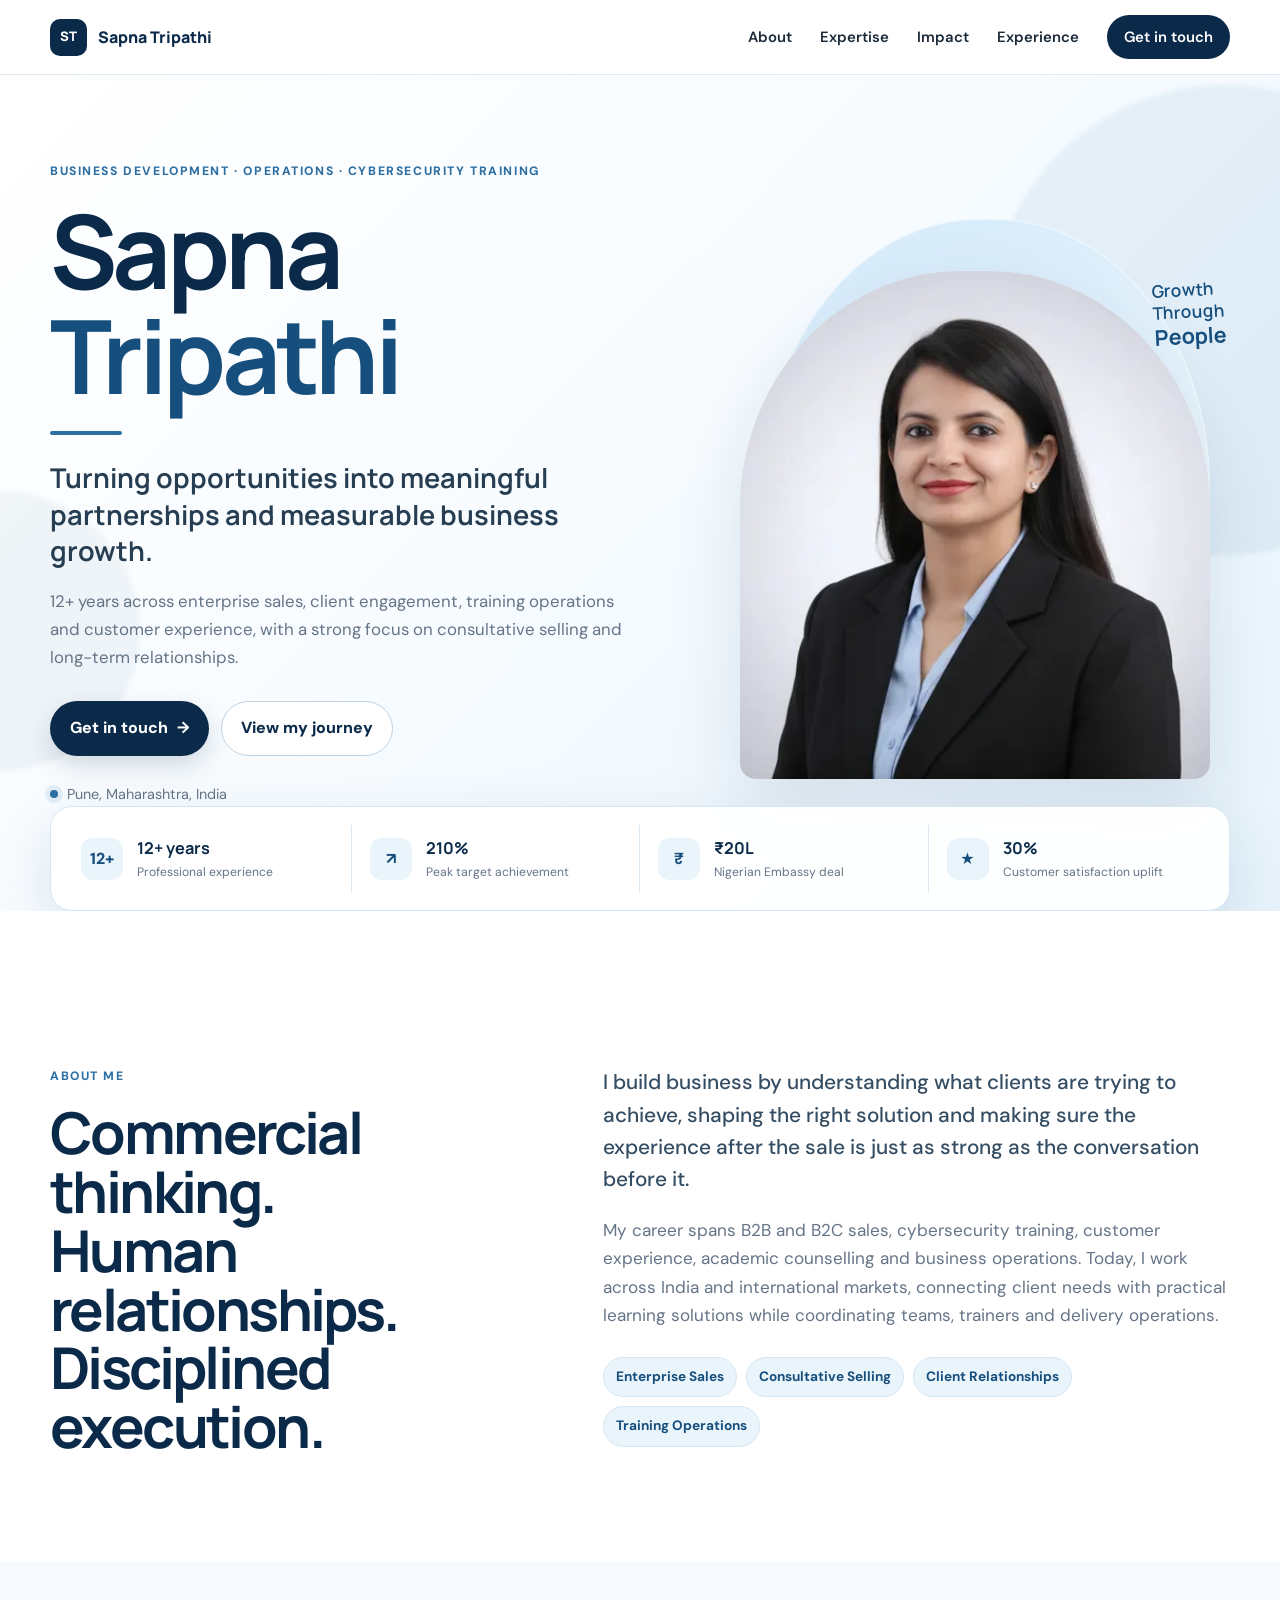
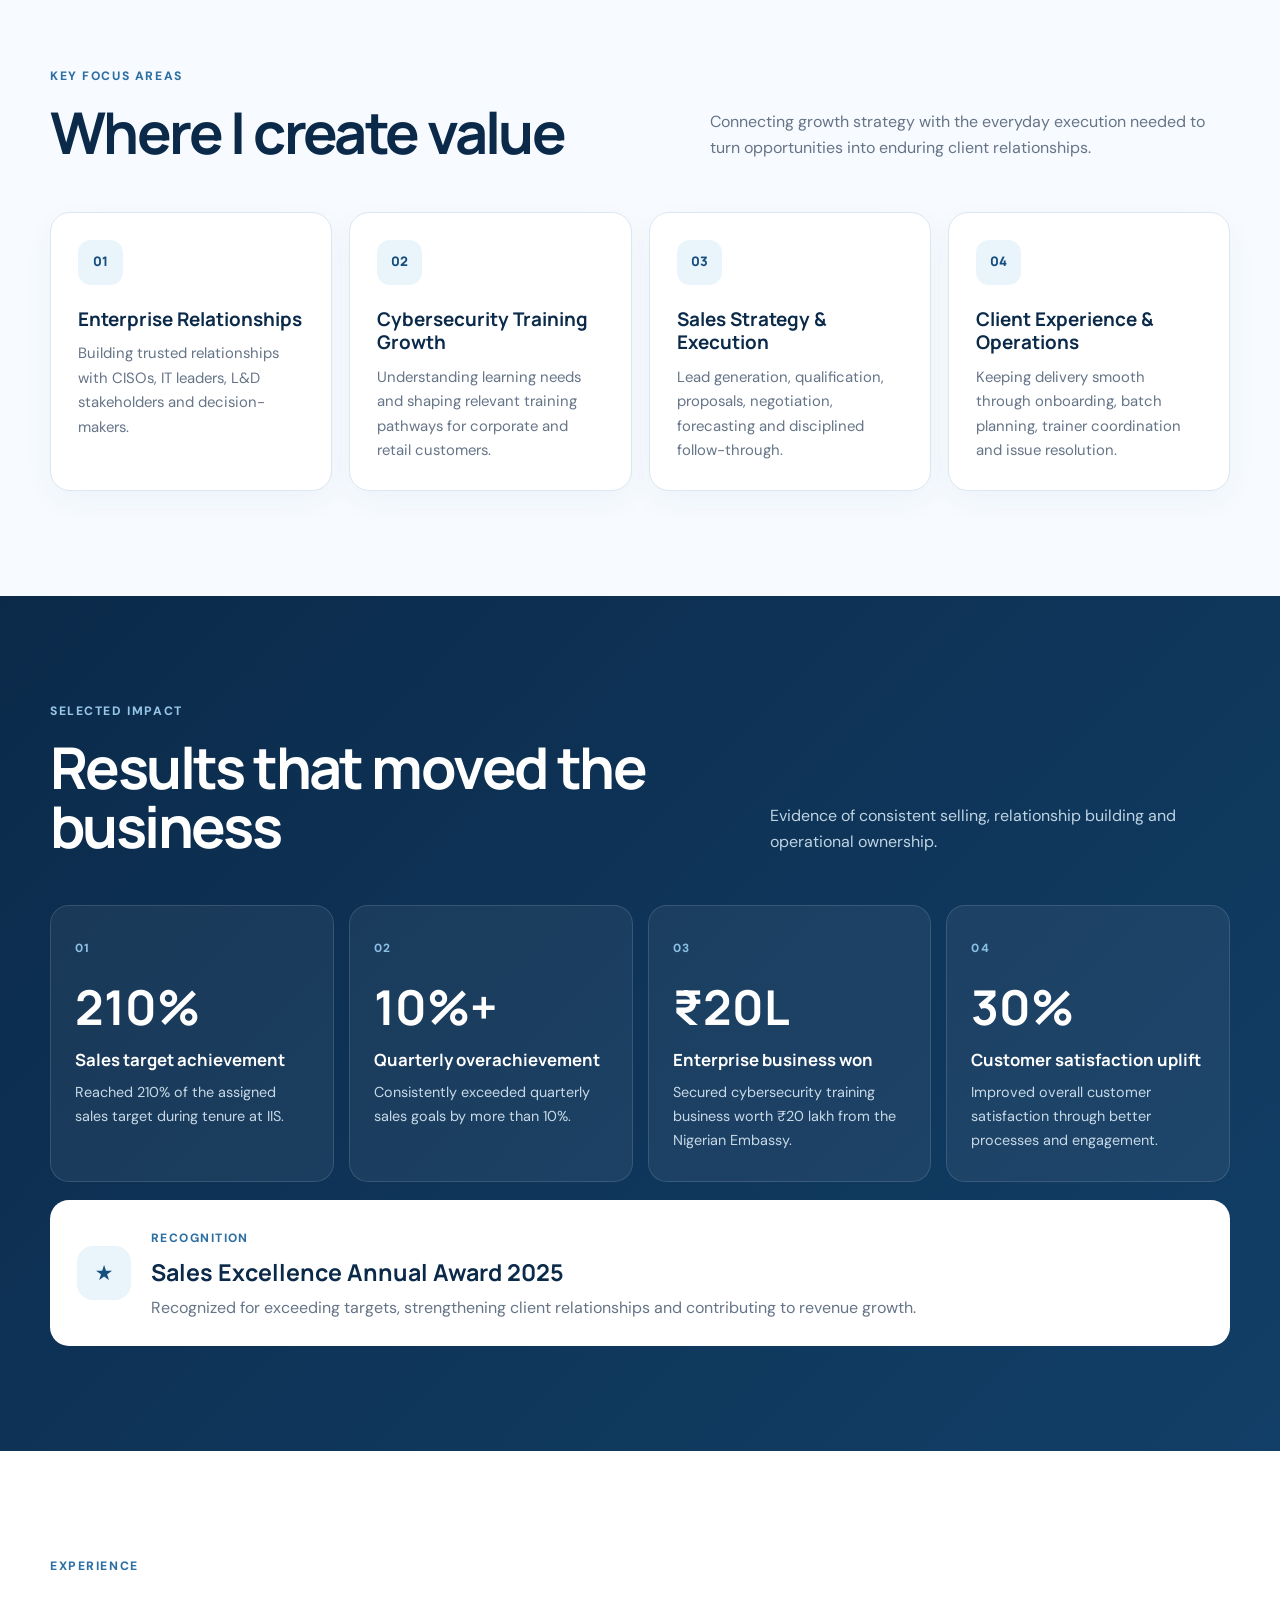
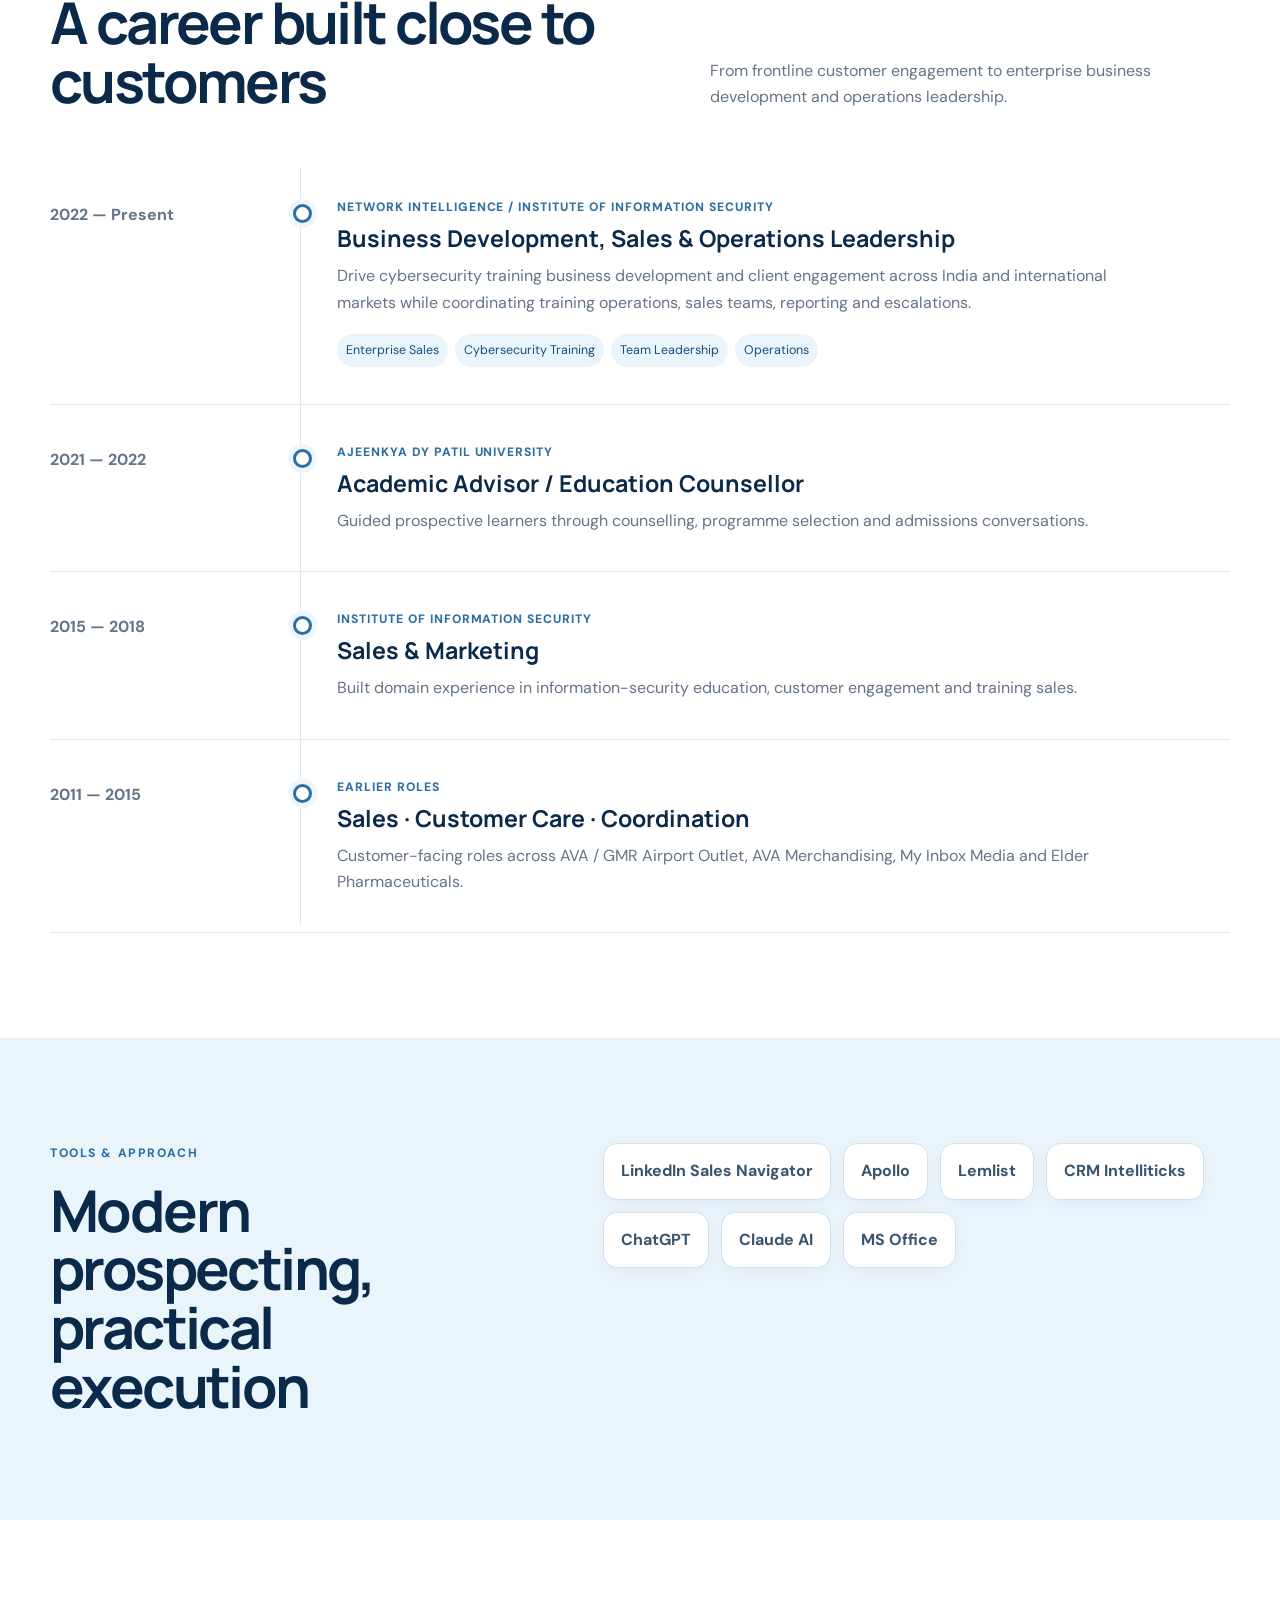
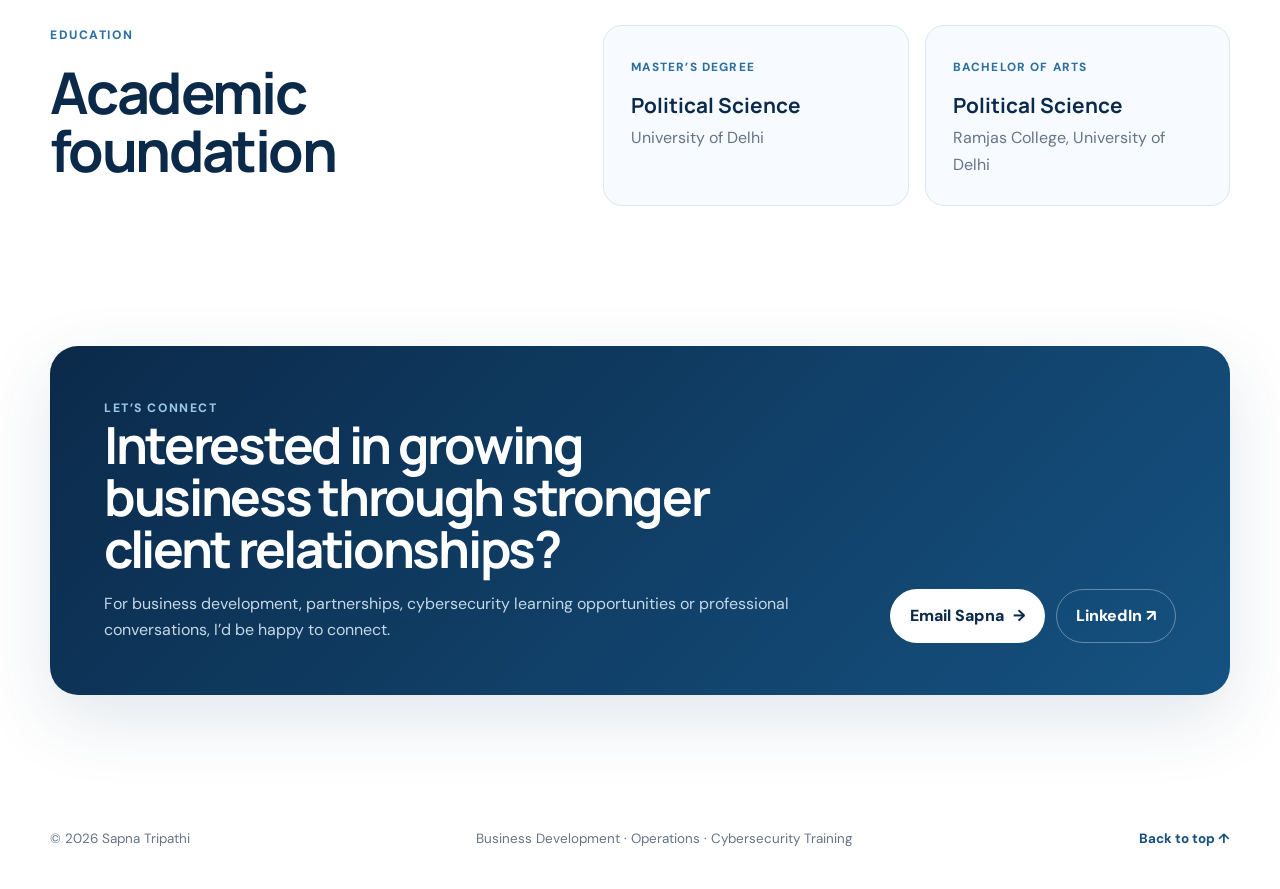
<file: index.html>
<!doctype html>
<html lang="en">
<head>
  <meta charset="utf-8">
  <meta name="viewport" content="width=device-width, initial-scale=1">
  <title>Sapna Tripathi | Business Development & Operations</title>
  <meta name="description" content="Sapna Tripathi is a Business Development and Operations leader with 12+ years of experience across cybersecurity training, enterprise sales, client relationships and operations.">
  <meta name="theme-color" content="#0b2a4a">
  <meta property="og:title" content="Sapna Tripathi | Business Development & Operations">
  <meta property="og:description" content="Business development, cybersecurity training, enterprise relationships and operations leadership.">
  <meta property="og:type" content="website">
  <link rel="preconnect" href="https://fonts.googleapis.com">
  <link rel="preconnect" href="https://fonts.gstatic.com" crossorigin>
  <link href="https://fonts.googleapis.com/css2?family=DM+Sans:wght@400;500;600;700&family=Manrope:wght@500;600;700;800&display=swap" rel="stylesheet">
  <link rel="stylesheet" href="styles.css">
  <script type="application/ld+json">
  {
    "@context":"https://schema.org",
    "@type":"Person",
    "name":"Sapna Tripathi",
    "jobTitle":"Business Development and Operations Leader",
    "address":{"@type":"PostalAddress","addressLocality":"Pune","addressRegion":"Maharashtra","addressCountry":"IN"},
    "email":"mailto:sapna15sep@gmail.com",
    "sameAs":["https://www.linkedin.com/in/sapna-tripathi-58500759/"]
  }
  </script>
</head>
<body>
  <a class="skip-link" href="#main">Skip to content</a>

  <header class="site-header" id="top">
    <div class="container nav-wrap">
      <a class="brand" href="#top" aria-label="Sapna Tripathi home">
        <span class="brand-mark">ST</span>
        <span>Sapna Tripathi</span>
      </a>

      <button class="nav-toggle" type="button" aria-expanded="false" aria-controls="primary-nav" aria-label="Open navigation">
        <span></span><span></span><span></span>
      </button>

      <nav class="primary-nav" id="primary-nav" aria-label="Primary navigation">
        <a href="#about">About</a>
        <a href="#focus">Expertise</a>
        <a href="#impact">Impact</a>
        <a href="#experience">Experience</a>
        <a class="nav-cta" href="#contact">Get in touch</a>
      </nav>
    </div>
  </header>

  <main id="main">
    <section class="hero">
      <div class="hero-orb hero-orb-one"></div>
      <div class="hero-orb hero-orb-two"></div>

      <div class="container hero-grid">
        <div class="hero-copy reveal">
          <p class="eyebrow">Business Development · Operations · Cybersecurity Training</p>
          <h1>Sapna<br><span>Tripathi</span></h1>
          <div class="headline-rule"></div>
          <p class="hero-tagline">Turning opportunities into meaningful partnerships and measurable business growth.</p>
          <p class="hero-summary">12+ years across enterprise sales, client engagement, training operations and customer experience, with a strong focus on consultative selling and long-term relationships.</p>

          <div class="hero-actions">
            <a class="button button-primary" href="#contact">Get in touch <span>→</span></a>
            <a class="button button-secondary" href="#experience">View my journey</a>
          </div>

          <div class="hero-note">
            <span class="note-dot"></span>
            <span>Pune, Maharashtra, India</span>
          </div>
        </div>

        <div class="hero-portrait-wrap reveal">
          <div class="portrait-backdrop"></div>
          <div class="portrait-frame">
            <img src="assets/sapna-portrait.webp" alt="Sapna Tripathi" class="portrait">
          </div>
          <div class="portrait-caption">
            <span>Growth</span>
            <span>Through</span>
            <strong>People</strong>
          </div>
        </div>
      </div>

      <div class="container">
        <div class="stats-panel reveal" aria-label="Career highlights">
          <div class="stat">
            <span class="stat-icon">12+</span>
            <div><strong>12+ years</strong><small>Professional experience</small></div>
          </div>
          <div class="stat">
            <span class="stat-icon">↗</span>
            <div><strong>210%</strong><small>Peak target achievement</small></div>
          </div>
          <div class="stat">
            <span class="stat-icon">₹</span>
            <div><strong>₹20L</strong><small>Nigerian Embassy deal</small></div>
          </div>
          <div class="stat">
            <span class="stat-icon">★</span>
            <div><strong>30%</strong><small>Customer satisfaction uplift</small></div>
          </div>
        </div>
      </div>
    </section>

    <section class="section about-section" id="about">
      <div class="container about-grid">
        <div class="section-intro reveal">
          <p class="eyebrow">About me</p>
          <h2>Commercial thinking.<br>Human relationships.<br>Disciplined execution.</h2>
        </div>
        <div class="about-copy reveal">
          <p class="lead">I build business by understanding what clients are trying to achieve, shaping the right solution and making sure the experience after the sale is just as strong as the conversation before it.</p>
          <p>My career spans B2B and B2C sales, cybersecurity training, customer experience, academic counselling and business operations. Today, I work across India and international markets, connecting client needs with practical learning solutions while coordinating teams, trainers and delivery operations.</p>
          <div class="mini-facts">
            <span>Enterprise Sales</span>
            <span>Consultative Selling</span>
            <span>Client Relationships</span>
            <span>Training Operations</span>
          </div>
        </div>
      </div>
    </section>

    <section class="section focus-section" id="focus">
      <div class="container">
        <div class="section-heading reveal">
          <div>
            <p class="eyebrow">Key focus areas</p>
            <h2>Where I create value</h2>
          </div>
          <p>Connecting growth strategy with the everyday execution needed to turn opportunities into enduring client relationships.</p>
        </div>

        <div class="focus-grid">
          <article class="focus-card reveal">
            <div class="focus-icon">01</div>
            <h3>Enterprise Relationships</h3>
            <p>Building trusted relationships with CISOs, IT leaders, L&D stakeholders and decision-makers.</p>
          </article>
          <article class="focus-card reveal">
            <div class="focus-icon">02</div>
            <h3>Cybersecurity Training Growth</h3>
            <p>Understanding learning needs and shaping relevant training pathways for corporate and retail customers.</p>
          </article>
          <article class="focus-card reveal">
            <div class="focus-icon">03</div>
            <h3>Sales Strategy & Execution</h3>
            <p>Lead generation, qualification, proposals, negotiation, forecasting and disciplined follow-through.</p>
          </article>
          <article class="focus-card reveal">
            <div class="focus-icon">04</div>
            <h3>Client Experience & Operations</h3>
            <p>Keeping delivery smooth through onboarding, batch planning, trainer coordination and issue resolution.</p>
          </article>
        </div>
      </div>
    </section>

    <section class="section impact-section" id="impact">
      <div class="container">
        <div class="section-heading impact-heading reveal">
          <div>
            <p class="eyebrow">Selected impact</p>
            <h2>Results that moved the business</h2>
          </div>
          <p>Evidence of consistent selling, relationship building and operational ownership.</p>
        </div>

        <div class="impact-grid">
          <article class="impact-card reveal">
            <span>01</span>
            <strong>210%</strong>
            <h3>Sales target achievement</h3>
            <p>Reached 210% of the assigned sales target during tenure at IIS.</p>
          </article>
          <article class="impact-card reveal">
            <span>02</span>
            <strong>10%+</strong>
            <h3>Quarterly overachievement</h3>
            <p>Consistently exceeded quarterly sales goals by more than 10%.</p>
          </article>
          <article class="impact-card reveal">
            <span>03</span>
            <strong>₹20L</strong>
            <h3>Enterprise business won</h3>
            <p>Secured cybersecurity training business worth ₹20 lakh from the Nigerian Embassy.</p>
          </article>
          <article class="impact-card reveal">
            <span>04</span>
            <strong>30%</strong>
            <h3>Customer satisfaction uplift</h3>
            <p>Improved overall customer satisfaction through better processes and engagement.</p>
          </article>
        </div>

        <div class="award-banner reveal">
          <div class="award-icon">★</div>
          <div>
            <span>Recognition</span>
            <h3>Sales Excellence Annual Award 2025</h3>
            <p>Recognized for exceeding targets, strengthening client relationships and contributing to revenue growth.</p>
          </div>
        </div>
      </div>
    </section>

    <section class="section experience-section" id="experience">
      <div class="container">
        <div class="section-heading reveal">
          <div>
            <p class="eyebrow">Experience</p>
            <h2>A career built close to customers</h2>
          </div>
          <p>From frontline customer engagement to enterprise business development and operations leadership.</p>
        </div>

        <div class="timeline">
          <article class="timeline-item reveal">
            <div class="timeline-date">2022 — Present</div>
            <div class="timeline-dot"></div>
            <div class="timeline-body">
              <p class="company">Network Intelligence / Institute of Information Security</p>
              <h3>Business Development, Sales & Operations Leadership</h3>
              <p>Drive cybersecurity training business development and client engagement across India and international markets while coordinating training operations, sales teams, reporting and escalations.</p>
              <div class="timeline-tags">
                <span>Enterprise Sales</span><span>Cybersecurity Training</span><span>Team Leadership</span><span>Operations</span>
              </div>
            </div>
          </article>

          <article class="timeline-item reveal">
            <div class="timeline-date">2021 — 2022</div>
            <div class="timeline-dot"></div>
            <div class="timeline-body">
              <p class="company">Ajeenkya DY Patil University</p>
              <h3>Academic Advisor / Education Counsellor</h3>
              <p>Guided prospective learners through counselling, programme selection and admissions conversations.</p>
            </div>
          </article>

          <article class="timeline-item reveal">
            <div class="timeline-date">2015 — 2018</div>
            <div class="timeline-dot"></div>
            <div class="timeline-body">
              <p class="company">Institute of Information Security</p>
              <h3>Sales & Marketing</h3>
              <p>Built domain experience in information-security education, customer engagement and training sales.</p>
            </div>
          </article>

          <article class="timeline-item reveal">
            <div class="timeline-date">2011 — 2015</div>
            <div class="timeline-dot"></div>
            <div class="timeline-body">
              <p class="company">Earlier roles</p>
              <h3>Sales · Customer Care · Coordination</h3>
              <p>Customer-facing roles across AVA / GMR Airport Outlet, AVA Merchandising, My Inbox Media and Elder Pharmaceuticals.</p>
            </div>
          </article>
        </div>
      </div>
    </section>

    <section class="section toolkit-section">
      <div class="container toolkit-grid">
        <div class="section-intro reveal">
          <p class="eyebrow">Tools & approach</p>
          <h2>Modern prospecting, practical execution</h2>
        </div>
        <div class="tool-list reveal">
          <span>LinkedIn Sales Navigator</span>
          <span>Apollo</span>
          <span>Lemlist</span>
          <span>CRM Intelliticks</span>
          <span>ChatGPT</span>
          <span>Claude AI</span>
          <span>MS Office</span>
        </div>
      </div>
    </section>

    <section class="section education-section">
      <div class="container education-grid">
        <div class="section-intro reveal">
          <p class="eyebrow">Education</p>
          <h2>Academic foundation</h2>
        </div>
        <div class="education-cards reveal">
          <article>
            <span>Master’s Degree</span>
            <h3>Political Science</h3>
            <p>University of Delhi</p>
          </article>
          <article>
            <span>Bachelor of Arts</span>
            <h3>Political Science</h3>
            <p>Ramjas College, University of Delhi</p>
          </article>
        </div>
      </div>
    </section>

    <section class="section contact-section" id="contact">
      <div class="container contact-panel reveal">
        <div>
          <p class="eyebrow">Let’s connect</p>
          <h2>Interested in growing business through stronger client relationships?</h2>
          <p>For business development, partnerships, cybersecurity learning opportunities or professional conversations, I’d be happy to connect.</p>
        </div>
        <div class="contact-actions">
          <a class="button button-light" href="mailto:sapna15sep@gmail.com">Email Sapna <span>→</span></a>
          <a class="button button-outline-light" href="https://www.linkedin.com/in/sapna-tripathi-58500759/" target="_blank" rel="noopener noreferrer">LinkedIn ↗</a>
        </div>
      </div>
    </section>
  </main>

  <footer class="site-footer">
    <div class="container footer-inner">
      <p>© <span id="year"></span> Sapna Tripathi</p>
      <p>Business Development · Operations · Cybersecurity Training</p>
      <a href="#top">Back to top ↑</a>
    </div>
  </footer>

  <script src="script.js"></script>
</body>
</html>
</file>
<file: styles.css>
:root{
  --navy:#0b2a4a;
  --blue:#164f7d;
  --blue-2:#2d6fa3;
  --sky:#eaf4fb;
  --sky-2:#dceefa;
  --ice:#f7fbff;
  --white:#ffffff;
  --text:#1b2a39;
  --muted:#657487;
  --line:#dbe7f1;
  --shadow:0 24px 70px rgba(25,73,110,.13);
  --max:1180px
}
*{box-sizing:border-box}
html{scroll-behavior:smooth}
body{margin:0;font-family:"DM Sans",system-ui,-apple-system,BlinkMacSystemFont,"Segoe UI",sans-serif;color:var(--text);background:var(--white);line-height:1.65}
body.nav-open{overflow:hidden}
a{color:inherit;text-decoration:none}
img{display:block;max-width:100%}
button{font:inherit}
.container{width:min(calc(100% - 40px),var(--max));margin-inline:auto}
.section{padding:105px 0}
.skip-link{position:fixed;left:16px;top:-50px;z-index:3000;background:var(--navy);color:#fff;padding:9px 13px;border-radius:8px}
.skip-link:focus{top:16px}

.site-header{position:sticky;top:0;z-index:1000;background:rgba(255,255,255,.92);backdrop-filter:blur(14px);border-bottom:1px solid rgba(219,231,241,.9)}
.nav-wrap{height:74px;display:flex;align-items:center;justify-content:space-between;gap:26px}
.brand{display:flex;align-items:center;gap:11px;font-family:"Manrope",sans-serif;font-weight:800;color:var(--navy)}
.brand-mark{display:grid;place-items:center;width:37px;height:37px;border-radius:10px;background:var(--navy);color:#fff;font-size:.82rem;letter-spacing:.03em}
.primary-nav{display:flex;align-items:center;gap:28px;font-size:.93rem;font-weight:600}
.primary-nav a{transition:.2s}
.primary-nav a:hover{color:var(--blue-2)}
.nav-cta{background:var(--navy);color:#fff!important;padding:10px 17px;border-radius:999px}
.nav-toggle{display:none;background:none;border:0;padding:6px}
.nav-toggle span{display:block;width:25px;height:2px;background:var(--navy);margin:5px 0}

.hero{position:relative;overflow:hidden;background:linear-gradient(135deg,#fff 0%,#f6fbff 52%,#e7f3fb 100%);padding:86px 0 0}
.hero-orb{position:absolute;border-radius:50%;filter:blur(2px);pointer-events:none}
.hero-orb-one{width:470px;height:470px;right:-180px;top:10px;background:rgba(45,111,163,.08)}
.hero-orb-two{width:280px;height:280px;left:-140px;bottom:140px;background:rgba(22,79,125,.05)}
.hero-grid{position:relative;z-index:2;display:grid;grid-template-columns:1.05fr .95fr;gap:55px;align-items:center}
.eyebrow{margin:0 0 17px;text-transform:uppercase;letter-spacing:.13em;font-size:.76rem;font-weight:800;color:var(--blue-2)}
.hero h1,.section h2,.contact-panel h2{font-family:"Manrope",sans-serif;letter-spacing:-.045em;line-height:1.02;margin:0}
.hero h1{font-size:clamp(4rem,8vw,7.1rem);color:var(--navy)}
.hero h1 span{color:var(--blue)}
.headline-rule{width:72px;height:4px;background:var(--blue-2);border-radius:99px;margin:24px 0 25px}
.hero-tagline{font-family:"Manrope",sans-serif;font-weight:650;font-size:clamp(1.3rem,2.2vw,1.7rem);line-height:1.35;max-width:650px;margin:0;color:#263d52}
.hero-summary{max-width:680px;margin:18px 0 0;color:var(--muted);font-size:1.05rem}
.hero-actions{display:flex;flex-wrap:wrap;gap:12px;margin-top:30px}
.button{display:inline-flex;align-items:center;justify-content:center;gap:9px;padding:13px 19px;border-radius:999px;font-weight:800;border:1px solid transparent;transition:.2s}
.button:hover{transform:translateY(-2px)}
.button-primary{background:var(--navy);color:#fff;box-shadow:0 10px 24px rgba(11,42,74,.16)}
.button-secondary{background:#fff;border-color:#bdd3e4;color:var(--navy)}
.hero-note{display:flex;align-items:center;gap:9px;margin-top:27px;color:var(--muted);font-size:.9rem}
.note-dot{width:8px;height:8px;border-radius:50%;background:var(--blue-2);box-shadow:0 0 0 5px rgba(45,111,163,.1)}

.hero-portrait-wrap{position:relative;min-height:590px;display:flex;align-items:flex-end;justify-content:center}
.portrait-backdrop{position:absolute;inset:30px 20px 0 68px;border-radius:48% 48% 20px 20px;background:linear-gradient(160deg,#d4eafb,#eef7fd 58%,#c8e2f4);box-shadow:inset 0 0 0 1px rgba(255,255,255,.6)}
.portrait-frame{position:relative;z-index:2;width:min(100%,470px);margin-left:25px;border-radius:47% 47% 16px 16px;overflow:hidden;box-shadow:var(--shadow)}
.portrait{width:100%;aspect-ratio:1/1.08;object-fit:cover;object-position:center 18%;background:#eaf0f5}
.portrait-caption{position:absolute;z-index:3;right:5px;top:90px;display:flex;flex-direction:column;color:var(--blue);font-family:"Manrope",sans-serif;font-size:1.08rem;line-height:1.25;font-weight:600;transform:rotate(-3deg)}
.portrait-caption strong{font-size:1.35rem}

.stats-panel{position:relative;z-index:5;transform:translateY(50%);display:grid;grid-template-columns:repeat(4,1fr);background:rgba(255,255,255,.97);border:1px solid #d6e6f2;border-radius:22px;box-shadow:0 22px 60px rgba(22,79,125,.14);padding:18px 12px}
.stat{display:flex;align-items:center;gap:14px;padding:10px 18px;border-right:1px solid var(--line)}
.stat:last-child{border-right:0}
.stat-icon{display:grid;place-items:center;min-width:42px;height:42px;border-radius:12px;background:var(--sky);color:var(--blue);font-weight:800}
.stat div{display:flex;flex-direction:column}
.stat strong{font-family:"Manrope",sans-serif;font-size:1.02rem;color:var(--navy)}
.stat small{color:var(--muted);font-size:.76rem}

.about-section{padding-top:155px;background:#fff}
.about-grid,.toolkit-grid,.education-grid{display:grid;grid-template-columns:.85fr 1.15fr;gap:90px}
.section-intro h2,.section-heading h2{font-size:clamp(2.35rem,4.5vw,4.45rem);color:var(--navy)}
.about-copy{color:var(--muted);font-size:1.07rem}
.about-copy p{margin-top:0}
.about-copy .lead{font-size:1.3rem;color:#354d63;font-weight:500;line-height:1.55}
.mini-facts{display:flex;flex-wrap:wrap;gap:9px;margin-top:28px}
.mini-facts span{padding:8px 12px;border-radius:999px;background:var(--sky);border:1px solid #d4e6f3;color:var(--blue);font-size:.85rem;font-weight:700}

.focus-section{background:var(--ice)}
.section-heading{display:flex;align-items:end;justify-content:space-between;gap:55px;margin-bottom:50px}
.section-heading>p{max-width:520px;color:var(--muted);margin:0}
.focus-grid{display:grid;grid-template-columns:repeat(4,1fr);gap:17px}
.focus-card{background:#fff;border:1px solid var(--line);border-radius:20px;padding:27px;min-height:255px;box-shadow:0 10px 30px rgba(22,79,125,.045);transition:.25s}
.focus-card:hover{transform:translateY(-5px);box-shadow:0 18px 40px rgba(22,79,125,.09)}
.focus-icon{width:45px;height:45px;border-radius:13px;display:grid;place-items:center;background:var(--sky);color:var(--blue);font-family:"Manrope",sans-serif;font-weight:800;font-size:.82rem}
.focus-card h3{font-family:"Manrope",sans-serif;font-size:1.18rem;color:var(--navy);line-height:1.25;margin:23px 0 10px}
.focus-card p{margin:0;color:var(--muted);font-size:.93rem}

.impact-section{background:linear-gradient(135deg,var(--navy),#123f67);color:#fff}
.impact-heading h2{color:#fff}
.impact-heading .eyebrow{color:#96c5e6}
.impact-heading>p{color:#bfd4e3}
.impact-grid{display:grid;grid-template-columns:repeat(4,1fr);gap:15px}
.impact-card{position:relative;padding:28px 24px;border:1px solid rgba(255,255,255,.13);border-radius:19px;background:rgba(255,255,255,.055)}
.impact-card>span{font-size:.74rem;color:#8bc0e4;font-weight:800;letter-spacing:.12em}
.impact-card strong{display:block;font-family:"Manrope",sans-serif;font-size:3rem;line-height:1;margin:22px 0 15px;color:#fff}
.impact-card h3{font-family:"Manrope",sans-serif;font-size:1.05rem;margin:0 0 8px}
.impact-card p{color:#c7d9e7;margin:0;font-size:.9rem}
.award-banner{margin-top:18px;padding:24px 27px;background:#fff;color:var(--text);border-radius:19px;display:grid;grid-template-columns:auto 1fr;gap:20px;align-items:center}
.award-icon{width:54px;height:54px;border-radius:16px;display:grid;place-items:center;background:var(--sky);color:var(--blue);font-size:1.3rem}
.award-banner span{font-size:.75rem;color:var(--blue-2);text-transform:uppercase;letter-spacing:.12em;font-weight:800}
.award-banner h3{font-family:"Manrope",sans-serif;color:var(--navy);font-size:1.45rem;margin:3px 0 4px}
.award-banner p{margin:0;color:var(--muted)}

.experience-section{background:#fff}
.timeline{position:relative;margin-top:18px}
.timeline:before{content:"";position:absolute;left:250px;top:8px;bottom:8px;width:1px;background:var(--line)}
.timeline-item{display:grid;grid-template-columns:215px 40px 1fr;gap:16px;padding:37px 0;border-bottom:1px solid var(--line)}
.timeline-date{font-weight:700;color:var(--muted);padding-top:5px}
.timeline-dot{position:relative}
.timeline-dot:before{content:"";position:absolute;top:7px;left:12px;width:13px;height:13px;border-radius:50%;background:#fff;border:3px solid var(--blue-2);box-shadow:0 0 0 5px #edf6fc}
.timeline-body .company{text-transform:uppercase;letter-spacing:.08em;color:var(--blue-2);font-size:.76rem;font-weight:800;margin:0 0 7px}
.timeline-body h3{font-family:"Manrope",sans-serif;font-size:1.45rem;line-height:1.25;color:var(--navy);margin:0 0 10px}
.timeline-body>p:last-of-type{color:var(--muted);margin:0;max-width:820px}
.timeline-tags{display:flex;flex-wrap:wrap;gap:7px;margin-top:18px}
.timeline-tags span{font-size:.78rem;padding:6px 9px;border-radius:999px;background:var(--sky);color:var(--blue)}

.toolkit-section{background:var(--sky)}
.tool-list{display:flex;flex-wrap:wrap;gap:12px;align-content:start}
.tool-list span{background:#fff;border:1px solid #cfe2f0;border-radius:14px;padding:14px 17px;color:#38556d;font-weight:700;box-shadow:0 7px 18px rgba(22,79,125,.04)}

.education-section{background:#fff}
.education-cards{display:grid;grid-template-columns:1fr 1fr;gap:16px}
.education-cards article{padding:27px;border-radius:19px;background:var(--ice);border:1px solid var(--line)}
.education-cards span{font-size:.74rem;color:var(--blue-2);text-transform:uppercase;letter-spacing:.1em;font-weight:800}
.education-cards h3{font-family:"Manrope",sans-serif;font-size:1.3rem;color:var(--navy);margin:8px 0 3px}
.education-cards p{margin:0;color:var(--muted)}

.contact-section{padding-top:35px}
.contact-panel{padding:52px 54px;border-radius:28px;background:linear-gradient(135deg,var(--navy),#155281);color:#fff;display:grid;grid-template-columns:1.35fr .65fr;gap:50px;align-items:end;box-shadow:var(--shadow)}
.contact-panel .eyebrow{color:#9bc7e5}
.contact-panel h2{font-size:clamp(2.25rem,4vw,4rem);color:#fff}
.contact-panel p{color:#c5d8e6;max-width:760px;margin-bottom:0}
.contact-actions{display:flex;flex-wrap:wrap;gap:11px;justify-content:flex-end}
.button-light{background:#fff;color:var(--navy)}
.button-outline-light{border-color:rgba(255,255,255,.35);color:#fff}

.site-footer{padding:28px 0 38px}
.footer-inner{display:flex;align-items:center;justify-content:space-between;gap:20px;color:var(--muted);font-size:.84rem}
.footer-inner p{margin:0}
.footer-inner a{font-weight:700;color:var(--blue)}

.reveal{opacity:0;transform:translateY(18px);transition:opacity .7s ease,transform .7s ease}
.reveal.is-visible{opacity:1;transform:none}

@media (max-width:1020px){
  .hero-grid,.about-grid,.toolkit-grid,.education-grid,.contact-panel{grid-template-columns:1fr}
  .hero-portrait-wrap{min-height:540px;max-width:650px}
  .stats-panel{grid-template-columns:repeat(2,1fr);transform:translateY(35%)}
  .stat:nth-child(2){border-right:0}
  .stat:nth-child(-n+2){border-bottom:1px solid var(--line)}
  .about-section{padding-top:140px}
  .focus-grid,.impact-grid{grid-template-columns:repeat(2,1fr)}
  .section-heading{align-items:start;flex-direction:column;gap:14px}
  .contact-actions{justify-content:flex-start}
}
@media (max-width:760px){
  .container{width:min(calc(100% - 28px),var(--max))}
  .section{padding:75px 0}
  .nav-toggle{display:block}
  .primary-nav{position:fixed;left:0;right:0;top:74px;padding:17px 20px 23px;background:#fff;border-bottom:1px solid var(--line);display:flex;flex-direction:column;align-items:stretch;gap:0;transform:translateY(-130%);opacity:0;pointer-events:none;transition:.25s}
  .primary-nav.is-open{transform:none;opacity:1;pointer-events:auto}
  .primary-nav a{padding:12px 0}
  .nav-cta{text-align:center;margin-top:7px}
  .hero{padding-top:58px}
  .hero h1{font-size:clamp(3.6rem,19vw,5.2rem)}
  .hero-grid{gap:25px}
  .hero-portrait-wrap{min-height:450px}
  .portrait-backdrop{inset:30px 8px 0 20px}
  .portrait-frame{width:92%;margin-left:0}
  .portrait-caption{right:3px;top:65px;font-size:.9rem}
  .stats-panel{grid-template-columns:1fr;transform:translateY(28%);padding:10px}
  .stat{border-right:0;border-bottom:1px solid var(--line)!important}
  .stat:last-child{border-bottom:0!important}
  .about-section{padding-top:150px}
  .focus-grid,.impact-grid,.education-cards{grid-template-columns:1fr}
  .timeline:before{left:9px}
  .timeline-item{grid-template-columns:25px 1fr;gap:12px;padding:30px 0}
  .timeline-date{grid-column:2;font-size:.84rem;padding-top:0}
  .timeline-dot{grid-column:1;grid-row:1 / span 2}
  .timeline-dot:before{left:2px}
  .timeline-body{grid-column:2}
  .contact-panel{padding:34px 24px}
  .footer-inner{flex-direction:column;align-items:flex-start}
}
@media (prefers-reduced-motion:reduce){
  html{scroll-behavior:auto}
  *,*:before,*:after{transition:none!important;animation:none!important}
  .reveal{opacity:1;transform:none}
}
</file>
